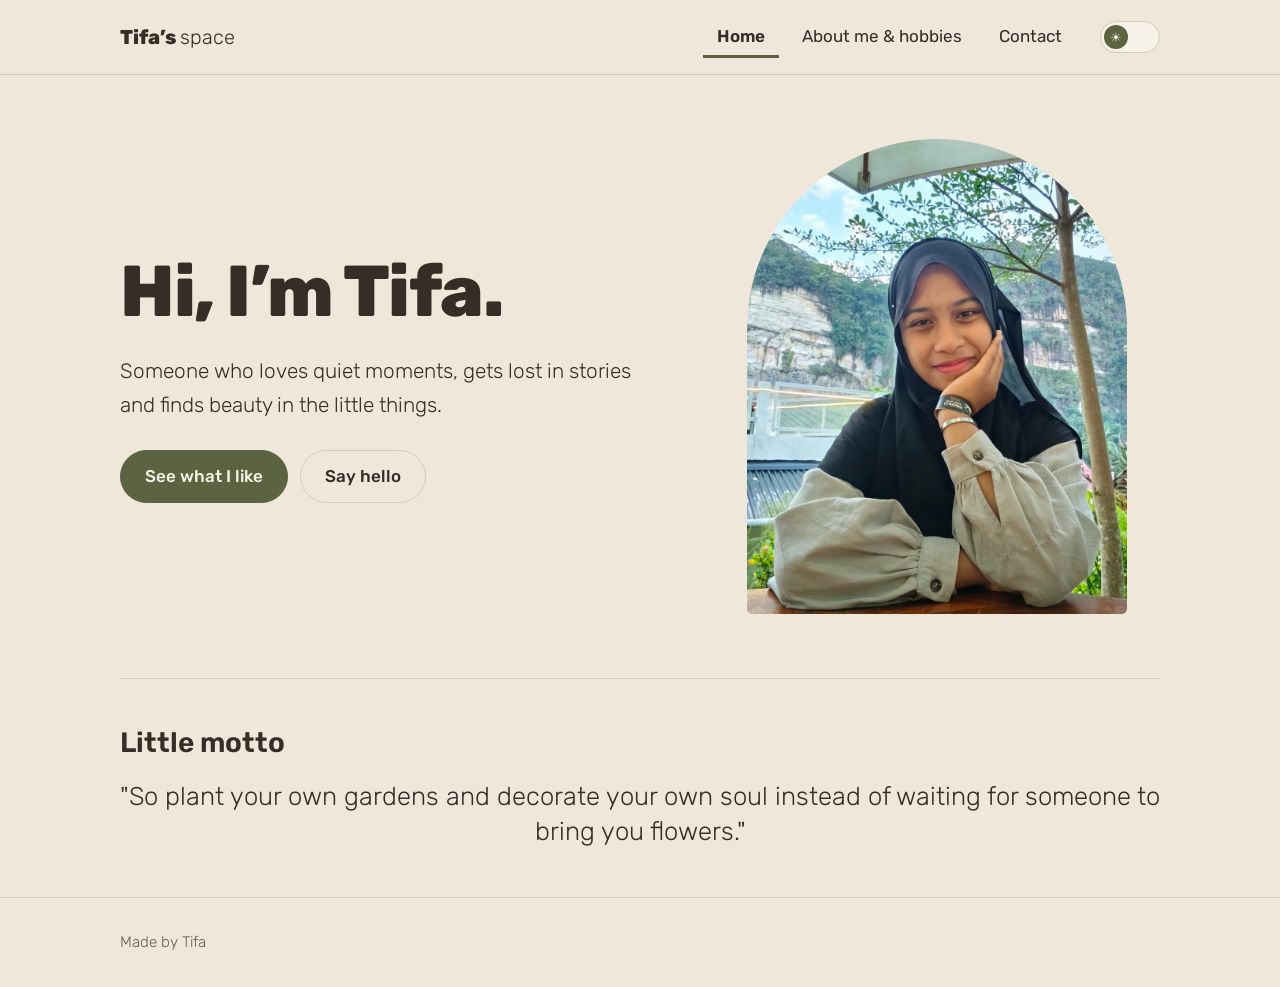
<file: index.html>
<!DOCTYPE html>
<html lang="en">
  <head>
    <meta charset="utf-8">
    <meta name="viewport" content="width=device-width, initial-scale=1">
    <title>Home | Tifa’s space</title>
    <meta name="description" content="Tifa’s personal space.">
    <meta name="theme-color" content="#5b6340">
    <link rel="manifest" href="manifest.json">
    <link rel="icon" href="icons/icon-192.png">
    <link rel="apple-touch-icon" href="icons/icon-192.png">
    <link rel="stylesheet" href="css/style.css">
    <script type="module" src="js/main.js" defer></script>
  </head>
  <body>
    <a class="skip" href="#main">Skip to content</a>
    <header class="site-header">
      <div class="wrap bar">
        <a class="brand" href="index.html">Tifa’s <span>space</span></a>
        <button
          type="button"
          class="menu-btn"
          id="menu-btn"
          aria-expanded="false"
          aria-controls="site-nav"
        >
          Menu
        </button>
        <nav id="site-nav" aria-label="Main">
          <ul>
            <li><a href="index.html" aria-current="page">Home</a></li>
            <li><a href="interests.html">About me &amp; hobbies</a></li>
            <li><a href="contact.html">Contact</a></li>
          </ul>
        </nav>
        <button
          type="button"
          class="switch"
          id="theme-switch"
          role="switch"
          aria-checked="false"
          aria-label="Dark theme"
        >
          <span class="knob"></span>
        </button>
      </div>
    </header>
    <main id="main" class="wrap">
      <section class="hero" aria-labelledby="hi">
        <div>
          <h1 id="hi">Hi, I’m Tifa.</h1>
          <p class="lead">
            Someone who loves quiet moments, gets lost in stories and finds
            beauty in the little things.
          </p>
          <div class="actions">
            <a class="btn" href="interests.html">See what I like</a>
            <a class="btn ghost" href="contact.html">Say hello</a>
          </div>
        </div>
        <figure class="photo">
          <img
            src="photo/photo.jpg"
            alt="Portrait of Tifa"
            width="760"
            height="950"
          >
        </figure>
      </section>

      <section class="section" aria-labelledby="motto-title">
        <h2 id="motto-title">Little motto</h2>
        <blockquote class="motto">
          <p>"So plant your own gardens and decorate your own soul instead of waiting for someone to bring you flowers."</p>
        </blockquote>
      </section>
    </main>
    <footer class="site-footer">
      <div class="wrap"><p>Made by Tifa</p></div>
    </footer>
  </body>
</html>
</file>
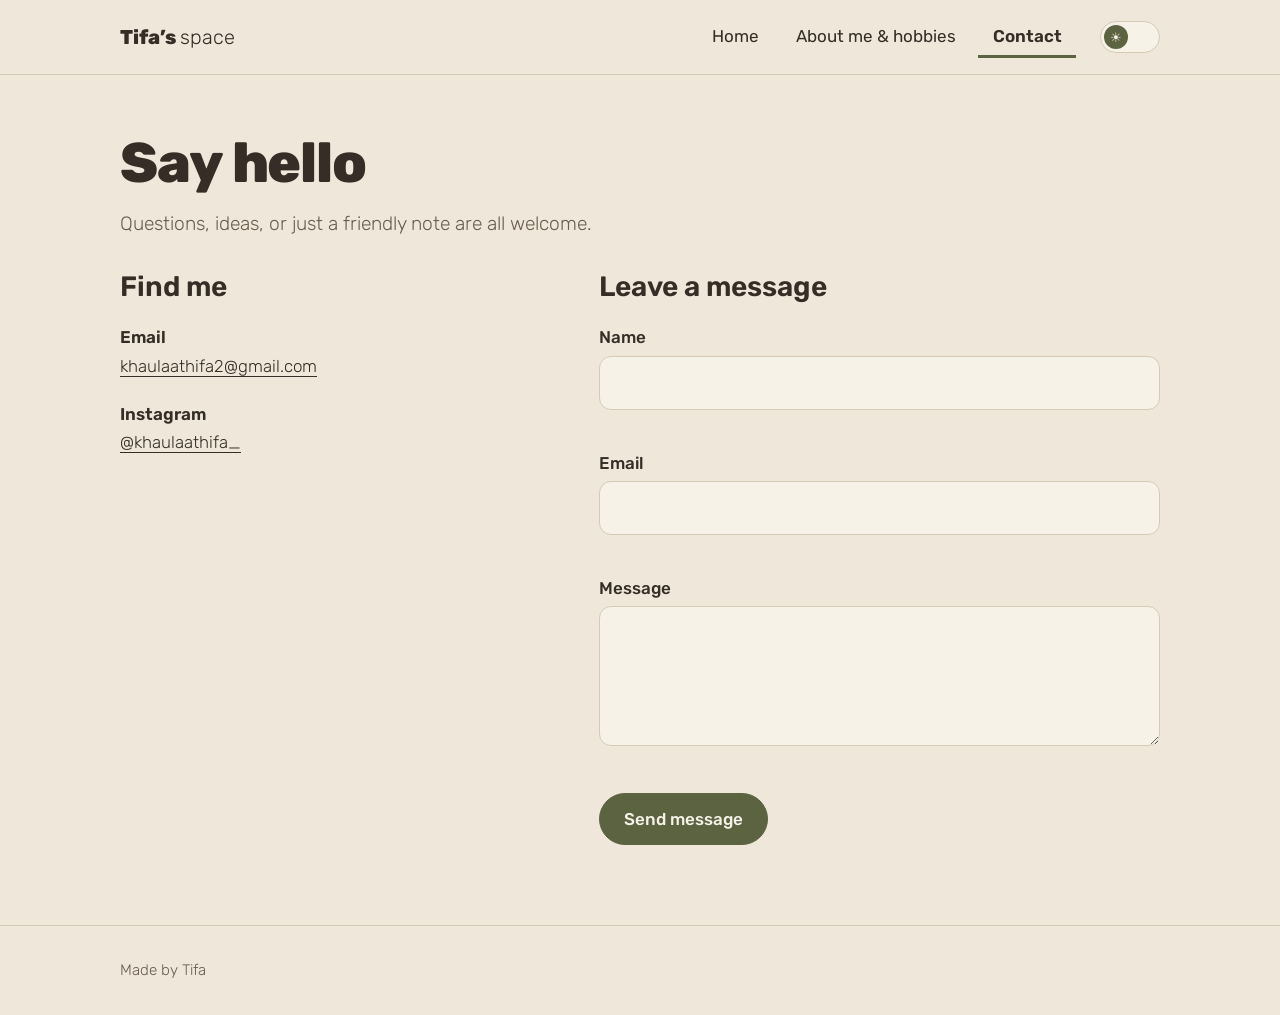
<file: contact.html>
<!DOCTYPE html>
<html lang="en">
  <head>
    <meta charset="utf-8">
    <meta name="viewport" content="width=device-width, initial-scale=1">
    <title>Contact | Tifa’s space</title>
    <meta name="description" content="Get in touch with Tifa.">
    <meta name="theme-color" content="#5b6340">
    <link rel="manifest" href="manifest.json">
    <link rel="icon" href="icons/icon-192.png">
    <link rel="apple-touch-icon" href="icons/icon-192.png">
    <link rel="stylesheet" href="css/style.css">
    <script type="module" src="js/main.js" defer></script>
  </head>
  <body>
    <a class="skip" href="#main">Skip to content</a>
    <header class="site-header">
      <div class="wrap bar">
        <a class="brand" href="index.html">Tifa’s <span>space</span></a>
        <button
          type="button"
          class="menu-btn"
          id="menu-btn"
          aria-expanded="false"
          aria-controls="site-nav"
        >
          Menu
        </button>
        <nav id="site-nav" aria-label="Main">
          <ul>
            <li><a href="index.html">Home</a></li>
            <li><a href="interests.html">About me &amp; hobbies</a></li>
            <li><a href="contact.html" aria-current="page">Contact</a></li>
          </ul>
        </nav>
        <button
          type="button"
          class="switch"
          id="theme-switch"
          role="switch"
          aria-checked="false"
          aria-label="Dark theme"
        >
          <span class="knob"></span>
        </button>
      </div>
    </header>
    <main id="main" class="wrap">
      <header class="page-head">
        <h1>Say hello</h1>
        <p>Questions, ideas, or just a friendly note are all welcome.</p>
      </header>
      <div class="contact-grid">
        <section aria-labelledby="find">
          <h2 id="find">Find me</h2>
          <ul class="links">
            <li>
              <strong>Email</strong
              ><a href="mailto:khaulaathifa2@gmail.com"
                >khaulaathifa2@gmail.com</a
              >
            </li>
            <li>
              <strong>Instagram</strong
              ><a href="https://instagram.com/khaulaathifa_" rel="noopener"
                >@khaulaathifa_</a
              >
            </li>
          </ul>
        </section>
        <section aria-labelledby="write">
          <h2 id="write">Leave a message</h2>
          <form id="contact-form" novalidate>
            <div class="field">
              <label for="name">Name</label>
              <input
                id="name"
                name="name"
                type="text"
                autocomplete="name"
                aria-describedby="name-error"
              >
              <p class="error" id="name-error"></p>
            </div>
            <div class="field">
              <label for="email">Email</label>
              <input
                id="email"
                name="email"
                type="email"
                autocomplete="email"
                aria-describedby="email-error"
              >
              <p class="error" id="email-error"></p>
            </div>
            <div class="field">
              <label for="message">Message</label>
              <textarea
                id="message"
                name="message"
                aria-describedby="message-error"
              ></textarea>
              <p class="error" id="message-error"></p>
            </div>
            <button class="btn" type="submit">Send message</button>
            <p class="status" id="form-status" role="status"></p>
          </form>
        </section>
      </div>
    </main>
    <footer class="site-footer">
      <div class="wrap"><p>Made by Tifa</p></div>
    </footer>
  </body>
</html>
</file>
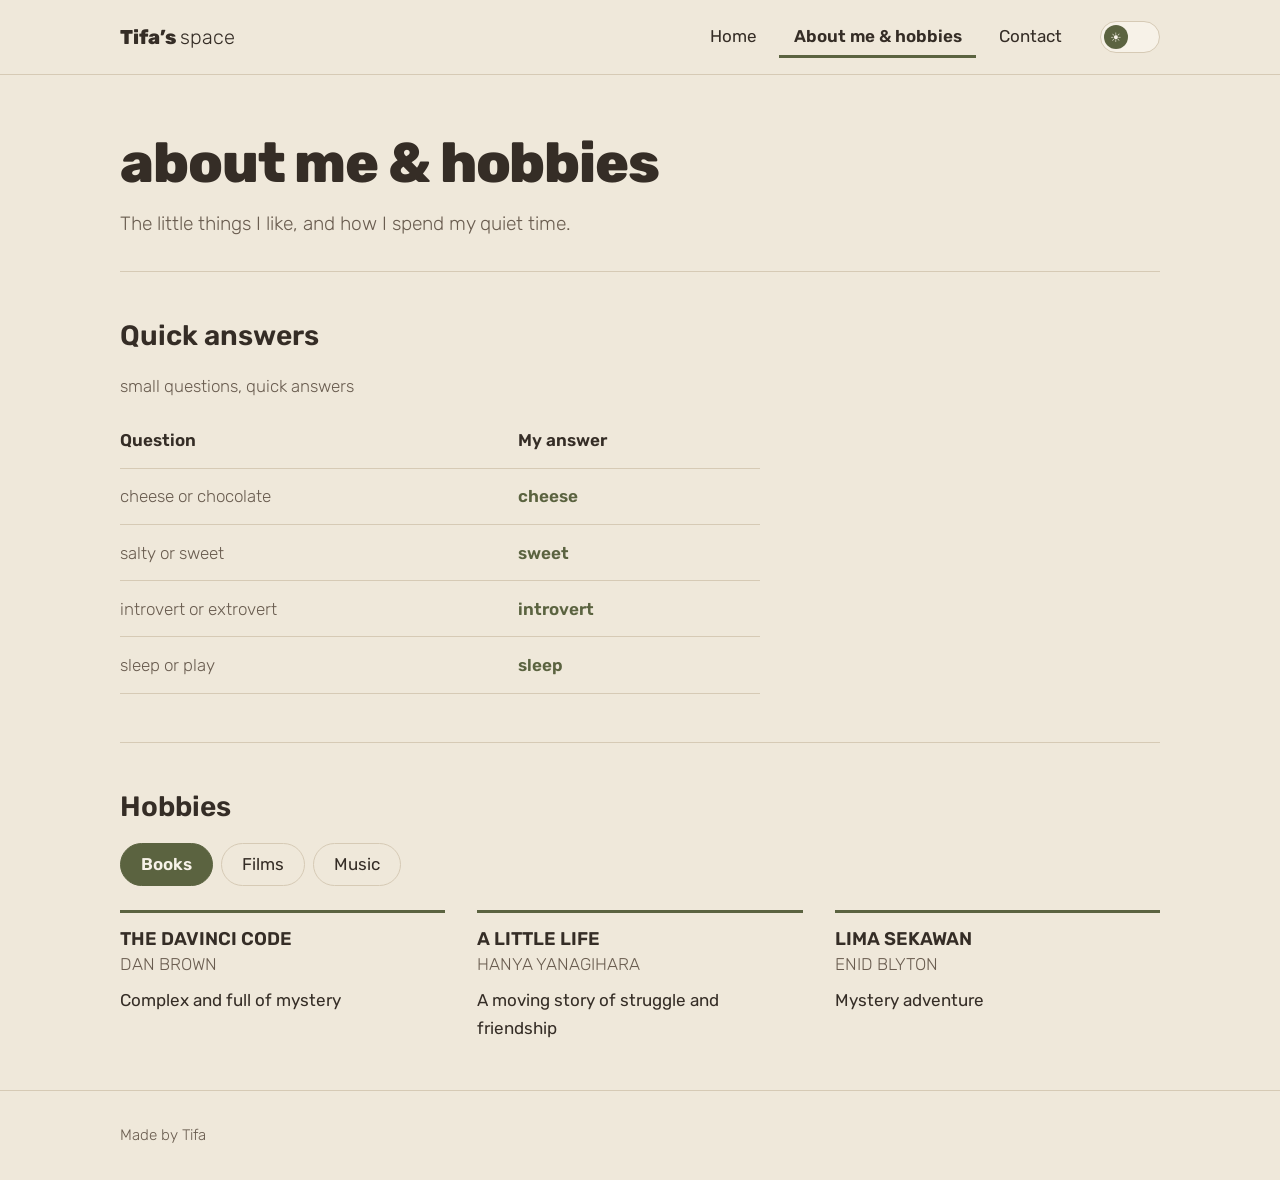
<file: interests.html>
<!DOCTYPE html>
<html lang="en">
  <head>
    <meta charset="utf-8">
    <meta name="viewport" content="width=device-width, initial-scale=1">
    <title>About me & hobbies | Tifa’s space</title>
    <meta name="description" content="About and hobbies of Tifa.">
    <meta name="theme-color" content="#5b6340">
    <link rel="manifest" href="manifest.json">
    <link rel="icon" href="icons/icon-192.png">
    <link rel="apple-touch-icon" href="icons/icon-192.png">
    <link rel="stylesheet" href="css/style.css">
    <script type="module" src="js/main.js" defer></script>
  </head>
  <body>
    <a class="skip" href="#main">Skip to content</a>
    <header class="site-header">
      <div class="wrap bar">
        <a class="brand" href="index.html">Tifa’s <span>space</span></a>
        <button
          type="button"
          class="menu-btn"
          id="menu-btn"
          aria-expanded="false"
          aria-controls="site-nav"
        >
          Menu
        </button>
        <nav id="site-nav" aria-label="Main">
          <ul>
            <li><a href="index.html">Home</a></li>
            <li>
              <a href="interests.html" aria-current="page"
                >About me &amp; hobbies</a
              >
            </li>
            <li><a href="contact.html">Contact</a></li>
          </ul>
        </nav>
        <button
          type="button"
          class="switch"
          id="theme-switch"
          role="switch"
          aria-checked="false"
          aria-label="Dark theme"
        >
          <span class="knob"></span>
        </button>
      </div>
    </header>
    <main id="main" class="wrap">
      <header class="page-head">
        <h1>about me &amp; hobbies</h1>
        <p>The little things I like, and how I spend my quiet time.</p>
      </header>
      <section class="section" aria-labelledby="quick">
        <h2 id="quick">Quick answers</h2>
        <div class="table-scroll">
          <table>
            <caption>
              small questions, quick answers
            </caption>
            <thead>
              <tr>
                <th scope="col">Question</th>
                <th scope="col">My answer</th>
              </tr>
            </thead>
            <tbody>
              <tr>
                <td>cheese or chocolate</td>
                <td>cheese</td>
              </tr>
              <tr>
                <td>salty or sweet</td>
                <td>sweet</td>
              </tr>
              <tr>
                <td>introvert or extrovert</td>
                <td>introvert</td>
              </tr>
              <tr>
                <td>sleep or play</td>
                <td>sleep</td>
              </tr>
            </tbody>
          </table>
        </div>
      </section>
      <section class="section" aria-labelledby="hobbies">
        <h2 id="hobbies">Hobbies</h2>
        <div
          class="tabs"
          id="hobby-tabs"
          role="tablist"
          aria-label="Hobby categories"
        ></div>
        <div class="shelf" id="hobby-panel" role="tabpanel" aria-live="polite">
          Loading…
        </div>
      </section>
    </main>
    <footer class="site-footer">
      <div class="wrap"><p>Made by Tifa</p></div>
    </footer>
  </body>
</html>
</file>
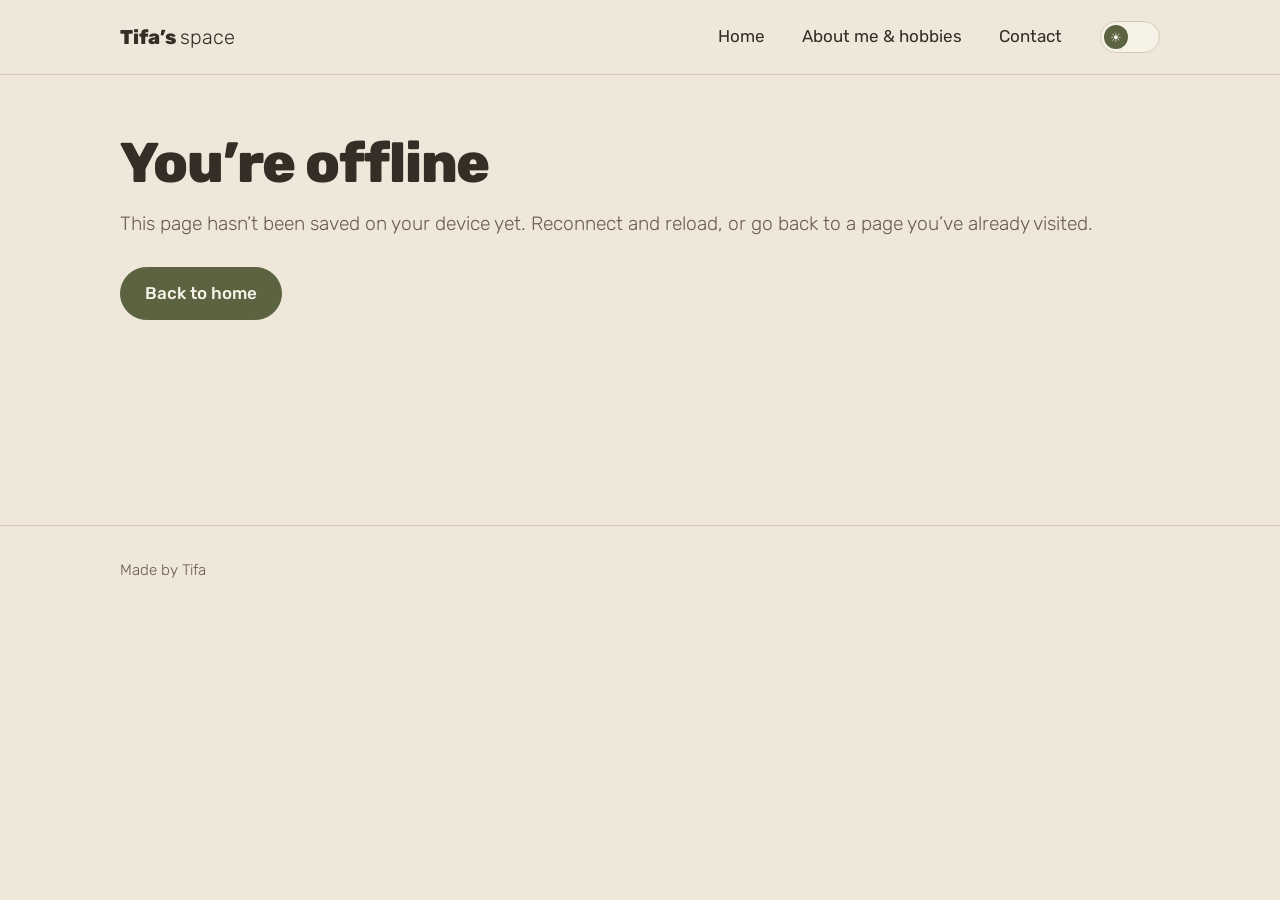
<file: offline.html>
<!DOCTYPE html>
<html lang="en">
  <head>
    <meta charset="utf-8">
    <meta name="viewport" content="width=device-width, initial-scale=1">
    <title>Offline | Tifa’s space</title>
    <meta name="description" content="You are offline.">
    <meta name="theme-color" content="#5b6340">
    <link rel="manifest" href="manifest.json">
    <link rel="icon" href="icons/icon-192.png">
    <link rel="apple-touch-icon" href="icons/icon-192.png">
    <link rel="stylesheet" href="css/style.css">
    <script type="module" src="js/main.js" defer></script>
  </head>
  <body>
    <a class="skip" href="#main">Skip to content</a>
    <header class="site-header">
      <div class="wrap bar">
        <a class="brand" href="index.html">Tifa’s <span>space</span></a>
        <button
          type="button"
          class="menu-btn"
          id="menu-btn"
          aria-expanded="false"
          aria-controls="site-nav"
        >
          Menu
        </button>
        <nav id="site-nav" aria-label="Main">
          <ul>
            <li><a href="index.html">Home</a></li>
            <li><a href="interests.html">About me &amp; hobbies</a></li>
            <li><a href="contact.html">Contact</a></li>
          </ul>
        </nav>
        <button
          type="button"
          class="switch"
          id="theme-switch"
          role="switch"
          aria-checked="false"
          aria-label="Dark theme"
        >
          <span class="knob"></span>
        </button>
      </div>
    </header>
    <main id="main" class="wrap">
      <section class="page-head" style="min-height: 50vh">
        <h1>You’re offline</h1>
        <p>
          This page hasn’t been saved on your device yet. Reconnect and reload,
          or go back to a page you’ve already visited.
        </p>
        <div class="actions">
          <a class="btn" href="index.html">Back to home</a>
        </div>
      </section>
    </main>
    <footer class="site-footer">
      <div class="wrap">
        <p>Made by Tifa</p>
      </div>
    </footer>
  </body>
</html>
</file>
<file: css/style.css>
/*all pages*/
@font-face {
  font-family: "Rubik";
  src: url("../fonts/Rubik.ttf") format("truetype");
  font-weight: 300 900;
  font-style: normal;
  font-display: swap;
}
* {
  box-sizing: border-box;
  margin: 0;
}
:root {
  --bg: #efe8da;
  --surface: #f7f2e8;
  --text: #352d26;
  --muted: #6a5d50;
  --accent: #5b6340;
  --accent-ink: #f7f2e8;
  --clay: #9a6a4a;
  --line: #d6cab5;
  --danger: #a63d2a;
}
[data-theme="dark"] {
  --bg: #1c1814;
  --surface: #262019;
  --text: #eee4d2;
  --muted: #b5a690;
  --accent: #a8b078;
  --accent-ink: #1c1814;
  --clay: #d19b75;
  --line: #3b3228;
  --danger: #ec8f7b;
}
body {
  font:
    400 1.0625rem/1.65 "Rubik",
    system-ui,
    sans-serif;
  background: var(--bg);
  color: var(--text);
  transition:
    background 0.3s,
    color 0.3s;
}
.wrap {
  width: min(1040px, 100% - 3rem);
  margin-inline: auto;
}
a {
  color: inherit;
}
h1,
h2,
h3 {
  line-height: 1.15;
}
h1 {
  font-weight: 800;
  font-size: clamp(2.6rem, 7vw, 4.5rem);
  letter-spacing: -0.02em;
}
h2 {
  font-weight: 600;
  font-size: 1.75rem;
  margin-bottom: 1.25rem;
}
h3 {
  font-weight: 600;
  font-size: 1.15rem;
}
.lead {
  font-weight: 300;
  font-size: 1.3rem;
  max-width: 34ch;
  margin: 1.25rem 0;
}
.skip {
  position: absolute;
  left: -999px;
}
.skip:focus {
  left: 1rem;
  top: 1rem;
  background: var(--accent);
  color: var(--accent-ink);
  padding: 0.5rem 1rem;
  z-index: 10;
}
:focus-visible {
  outline: 3px solid var(--clay);
  outline-offset: 3px;
}
/*header*/
.site-header {
  position: relative;
  border-bottom: 1px solid var(--line);
}
.bar {
  display: flex;
  align-items: center;
  gap: 1.5rem;
  padding-block: 1rem;
}
.brand {
  font-weight: 800;
  font-size: 1.25rem;
  text-decoration: none;
  margin-right: auto;
}
.brand span {
  font-weight: 300;
}
nav ul {
  display: flex;
  gap: 0.5rem;
  list-style: none;
  padding: 0;
}
nav a {
  display: block;
  padding: 0.35rem 0.9rem;
  text-decoration: none;
  border-bottom: 3px solid transparent;
  font-weight: 400;
}
nav a:hover {
  border-color: var(--line);
}
nav a[aria-current="page"] {
  border-color: var(--accent);
  font-weight: 600;
}
.menu-btn {
  display: none;
  font: inherit;
  color: inherit;
  background: none;
  border: 1.5px solid var(--line);
  border-radius: 999px;
  padding: 0.3rem 1rem;
  cursor: pointer;
}
/*slide switch*/
.switch {
  position: relative;
  flex: none;
  width: 60px;
  height: 32px;
  padding: 0;
  border-radius: 999px;
  border: 1.5px solid var(--line);
  background: var(--surface);
  cursor: pointer;
  touch-action: pan-y;
}
.knob {
  position: absolute;
  top: 3px;
  left: 3px;
  width: 24px;
  height: 24px;
  border-radius: 50%;
  background: var(--accent);
  color: var(--accent-ink);
  display: grid;
  place-items: center;
  font-size: 0.8rem;
  transition: transform 0.25s ease;
}
.knob::before {
  content: "\2600";
}
.switch[aria-checked="true"] .knob {
  transform: translateX(28px);
}
.switch[aria-checked="true"] .knob::before {
  content: "\263E";
}
/*hero*/
.hero {
  display: grid;
  grid-template-columns: 1.1fr 0.9fr;
  gap: 3rem;
  align-items: center;
  padding-block: 4rem;
}
.hero p {
  max-width: 46ch;
}
.actions {
  display: flex;
  flex-wrap: wrap;
  gap: 0.75rem;
  margin-top: 1.75rem;
}
.btn {
  display: inline-block;
  padding: 0.7rem 1.5rem;
  border-radius: 999px;
  font-weight: 500;
  text-decoration: none;
  border: 1.5px solid var(--accent);
  background: var(--accent);
  color: var(--accent-ink);
  font: inherit;
  font-weight: 500;
  cursor: pointer;
}
.btn.ghost {
  background: none;
  color: var(--text);
  border-color: var(--line);
}
.btn:hover {
  border-color: var(--clay);
}
.photo {
  position: relative;
  width: 100%;
  max-width: 380px;
  justify-self: center;
  aspect-ratio: 4/5;
  border-radius: 999px 999px 28px 28px;
  overflow: hidden;
  background: var(--line);
}
.photo img {
  width: 100%;
  height: 100%;
  object-fit: cover;
  display: block;
}
.photo.no-photo img {
  display: none;
}
.photo.no-photo::after {
  content: "Add your photo";
  position: absolute;
  inset: 0;
  display: grid;
  place-items: center;
  text-align: center;
  padding: 2rem;
  font-weight: 300;
  color: var(--muted);
}
/*sections*/
.section {
  padding-block: 3rem;
  border-top: 1px solid var(--line);
}
.page-head {
  padding-block: 3.5rem 2rem;
}
.page-head h1 {
  font-size: clamp(2.2rem, 6vw, 3.5rem);
}
.page-head p {
  font-weight: 300;
  font-size: 1.2rem;
  color: var(--muted);
  margin-top: 0.75rem;
}
.motto p {
  font-weight: 300;
  font-size: clamp(1.25rem, 2.4vw, 1.6rem);
  line-height: 1.35;
  text-align: center;
}
/*table*/
.table-scroll {
  overflow-x: auto;
}
table {
  width: 100%;
  border-collapse: collapse;
  min-width: 480px;
}
caption {
  text-align: left;
  color: var(--muted);
  font-weight: 300;
  padding-bottom: 0.75rem;
}
th,
td {
  text-align: left;
  padding: 0.85rem 1rem 0.85rem 0;
  border-bottom: 1px solid var(--line);
  vertical-align: top;
}
th {
  font-weight: 600;
}
td:first-child {
  font-weight: 500;
}
table {
  max-width: 640px;
}
td:first-child {
  font-weight: 300;
  color: var(--muted);
}
td:last-child {
  font-weight: 600;
  color: var(--accent);
}
/*tabs + shelf*/
.tabs {
  display: flex;
  flex-wrap: wrap;
  gap: 0.5rem;
  margin-bottom: 1.5rem;
}
.tab {
  font: inherit;
  color: inherit;
  background: none;
  border: 1.5px solid var(--line);
  border-radius: 999px;
  padding: 0.4rem 1.25rem;
  cursor: pointer;
}
.tab[aria-selected="true"] {
  background: var(--accent);
  border-color: var(--accent);
  color: var(--accent-ink);
  font-weight: 600;
}
.shelf {
  display: grid;
  grid-template-columns: repeat(auto-fit, minmax(220px, 1fr));
  gap: 1.5rem 2rem;
}
.item {
  border-top: 3px solid var(--accent);
  padding-top: 1rem;
}
.item .by {
  font-weight: 300;
  color: var(--muted);
}
.item p:last-child {
  margin-top: 0.5rem;
}
/*contact*/
.contact-grid {
  display: grid;
  grid-template-columns: 1fr 1.3fr;
  gap: 3rem;
  padding-bottom: 4rem;
}
.links {
  list-style: none;
  padding: 0;
  display: grid;
  gap: 1.25rem;
}
.links strong {
  display: block;
  font-weight: 600;
}
.links a {
  font-weight: 300;
  text-underline-offset: 4px;
}
.field {
  margin-bottom: 1.1rem;
}
label {
  display: block;
  font-weight: 500;
  margin-bottom: 0.3rem;
}
input,
textarea {
  width: 100%;
  font: inherit;
  color: inherit;
  background: var(--surface);
  border: 1.5px solid var(--line);
  border-radius: 12px;
  padding: 0.75rem 1rem;
}
textarea {
  min-height: 140px;
  resize: vertical;
}
[aria-invalid="true"] {
  border-color: var(--danger);
}
.error {
  color: var(--danger);
  font-size: 0.92rem;
  min-height: 1.4em;
}
.status {
  margin-top: 1rem;
  font-weight: 500;
}
/*footer*/
.site-footer {
  border-top: 1px solid var(--line);
  padding-block: 2rem;
  color: var(--muted);
  font-weight: 300;
  font-size: 0.95rem;
}
/*small screens*/
@media (max-width: 720px) {
  .menu-btn {
    display: block;
  }
  nav {
    display: none;
    position: absolute;
    left: 0;
    right: 0;
    top: 100%;
    background: var(--bg);
    border-bottom: 1px solid var(--line);
    padding: 0.5rem 1.5rem 1rem;
    z-index: 5;
  }
  nav.open {
    display: block;
  }
  nav ul {
    flex-direction: column;
  }
  .hero,
  .contact-grid,
  .now,
  .motto-list {
    grid-template-columns: 1fr;
  }
  .hero {
    padding-block: 2.5rem;
    gap: 2rem;
  }
  .photo {
    max-width: 300px;
  }
}
@media (prefers-reduced-motion: reduce) {
  * {
    transition: none !important;
  }
}
</file>
